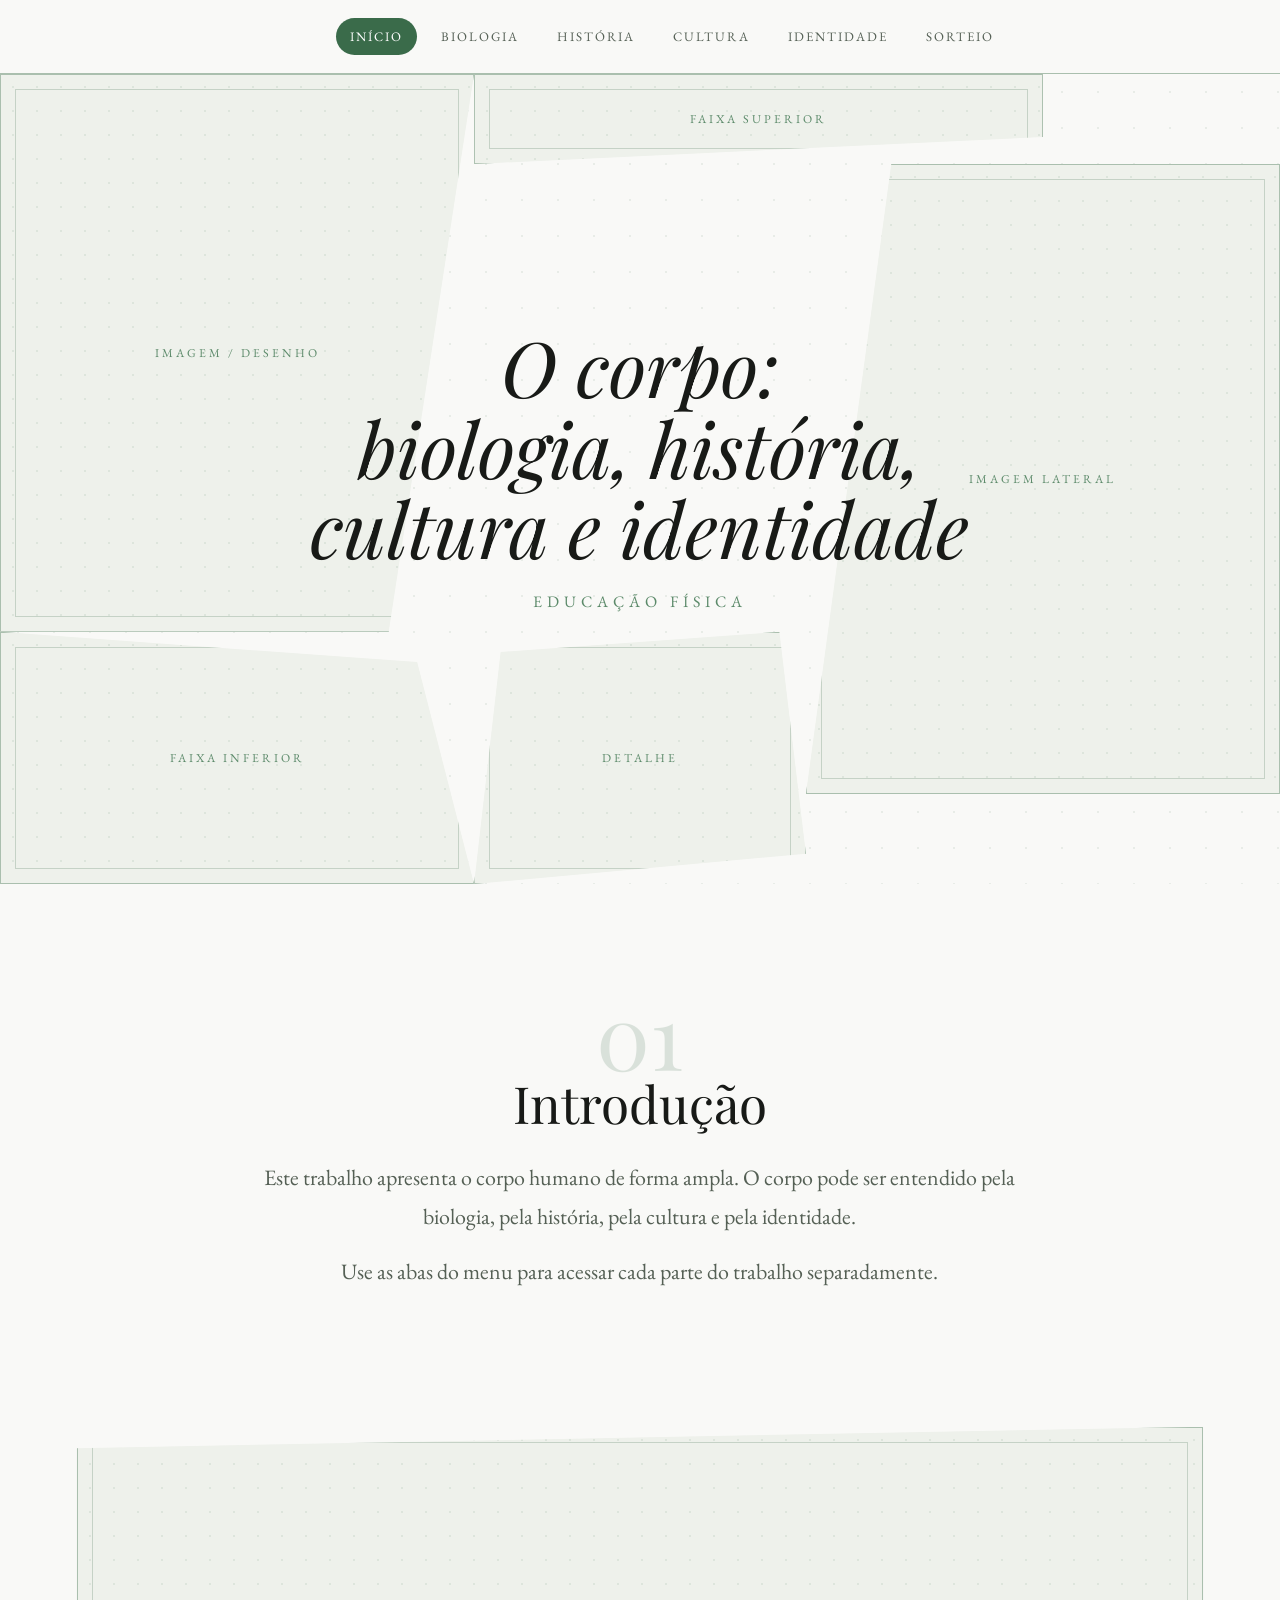
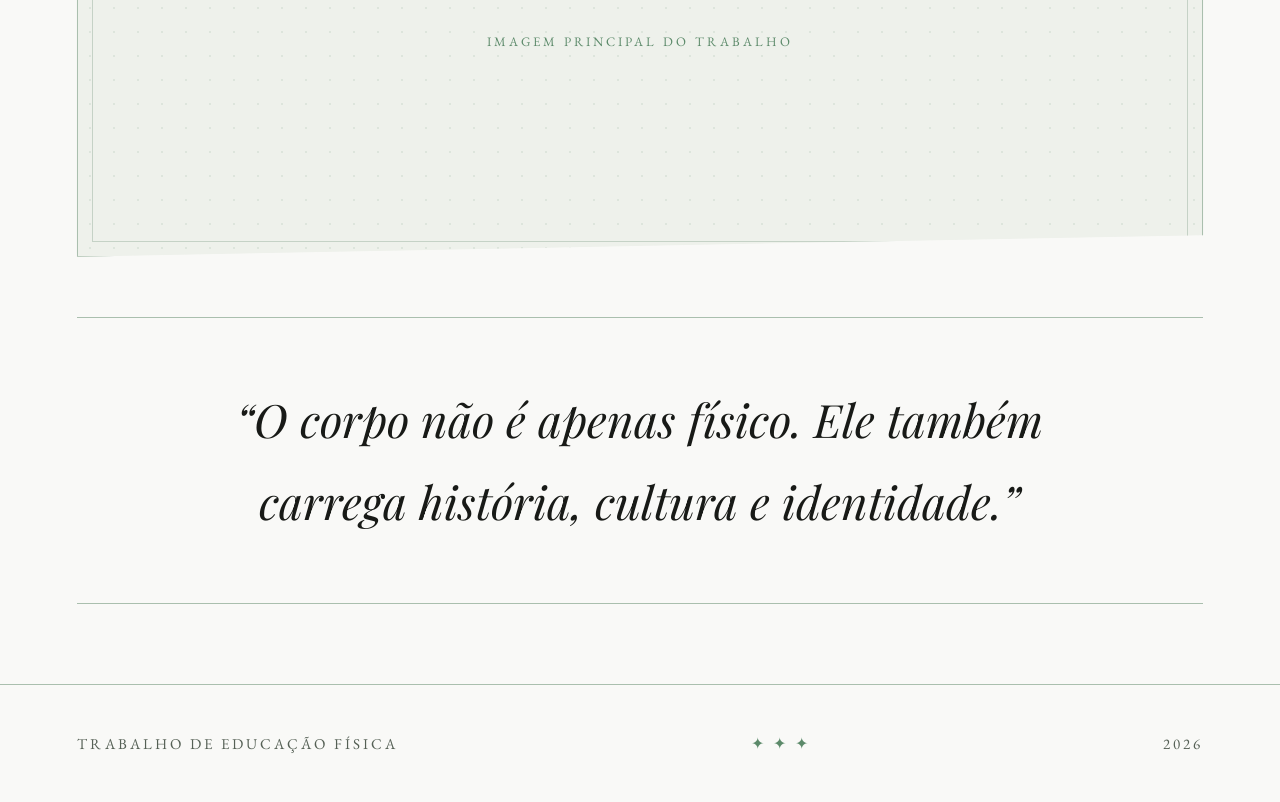
<file: index.html>
<!DOCTYPE html>
<html lang="pt-BR">
<head>
  <meta charset="UTF-8">
  <meta name="viewport" content="width=device-width, initial-scale=1.0">
  <title>Corpo — Educação Física</title>
  <link rel="preconnect" href="https://fonts.googleapis.com">
  <link rel="preconnect" href="https://fonts.gstatic.com" crossorigin>
  <link href="https://fonts.googleapis.com/css2?family=Playfair+Display:ital,wght@0,400;0,700;1,400&family=EB+Garamond:wght@400;500&display=swap" rel="stylesheet">
    <link rel="stylesheet" href="css/base.css">
    <link rel="stylesheet" href="css/menu.css">
    <link rel="stylesheet" href="css/hero.css">
    <link rel="stylesheet" href="css/layout.css">
    <link rel="stylesheet" href="css/componentes.css">
    <link rel="stylesheet" href="css/sorteio.css">
    <link rel="stylesheet" href="css/responsivo.css">
</head>
<body>
  <nav class="menu">
    <div class="abas">
      <a href="index.html" class="ativo">Início</a>
      <a href="biologia.html">Biologia</a>
      <a href="historia.html">História</a>
      <a href="cultura.html">Cultura</a>
      <a href="identidade.html">Identidade</a>
      <a href="galeria.html">Sorteio</a>
    </div>
  </nav>
  <header class="hero">
    <div class="bloco bloco-esquerda"><span>Imagem / desenho</span></div>
    <div class="bloco bloco-topo"><span>Faixa superior</span></div>
    <div class="bloco bloco-direita"><span>Imagem lateral</span></div>
    <div class="bloco bloco-baixo-esquerda"><span>Faixa inferior</span></div>
    <div class="bloco bloco-centro-baixo"><span>Detalhe</span></div>
    <div class="hero-titulo"><h1>O corpo:<br>biologia, história,<br>cultura e identidade</h1><p>Educação Física</p></div>
  </header>
  <main class="container">
    <section class="secao texto centro"><span class="numero">01</span><h2>Introdução</h2><p>Este trabalho apresenta o corpo humano de forma ampla. O corpo pode ser entendido pela biologia, pela história, pela cultura e pela identidade.</p><p>Use as abas do menu para acessar cada parte do trabalho separadamente.</p></section>
    <section class="imagem-grande"><div class="bloco-imagem"><span>Imagem principal do trabalho</span></div></section>
    <section class="frase-destaque"><p>“O corpo não é apenas físico. Ele também carrega história, cultura e identidade.”</p></section>
  </main>

  <footer class="rodape">
    <p>Trabalho de Educação Física</p>
    <span>✦ ✦ ✦</span>
    <p>2026</p>
  </footer>
</body>
</html>
</file>
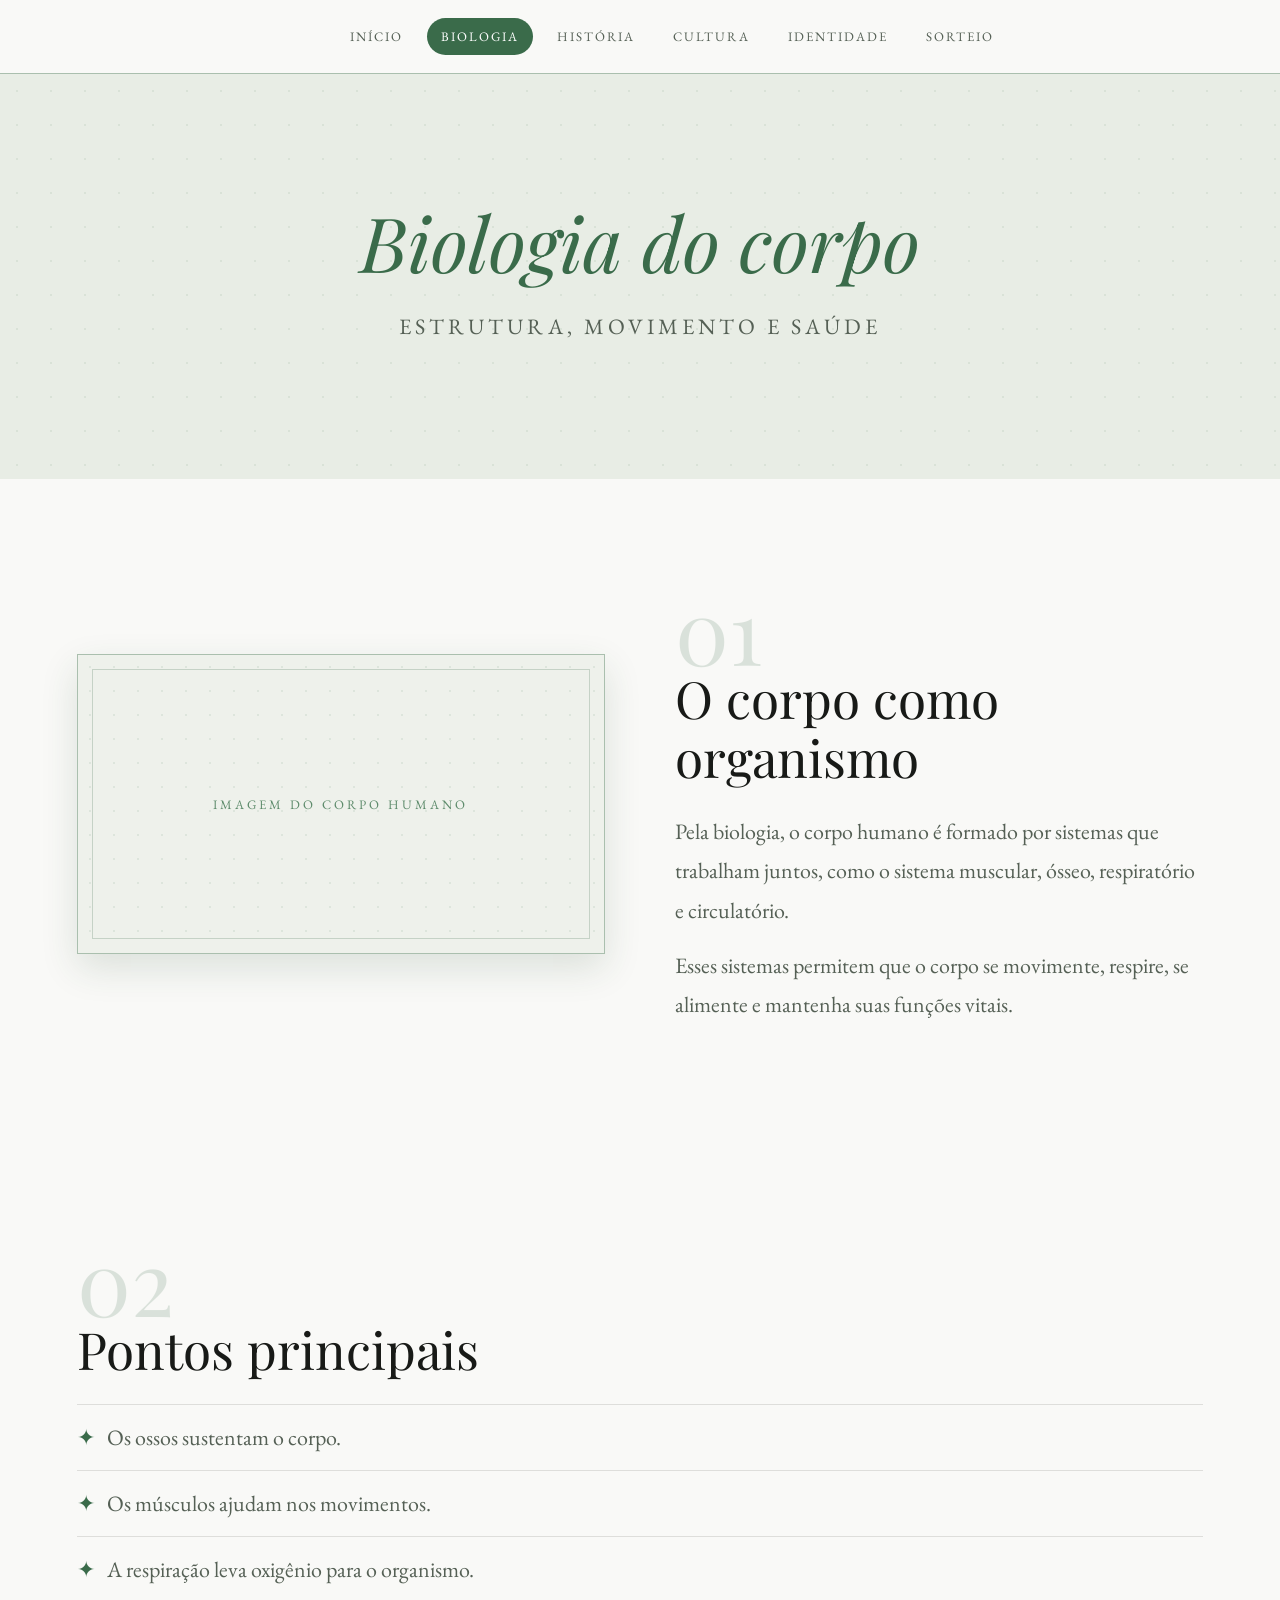
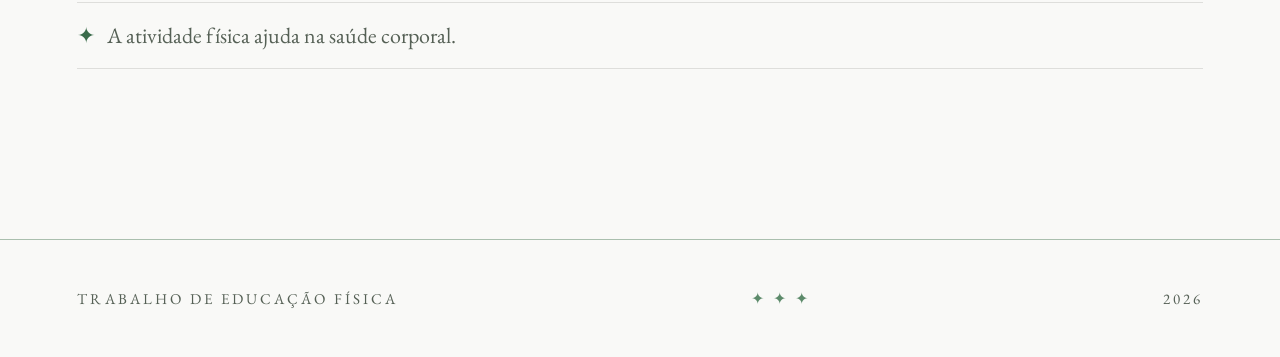
<file: biologia.html>
<!DOCTYPE html>
<html lang="pt-BR">
<head>
  <meta charset="UTF-8">
  <meta name="viewport" content="width=device-width, initial-scale=1.0">
  <title>Biologia do Corpo</title>
  <link rel="preconnect" href="https://fonts.googleapis.com">
  <link rel="preconnect" href="https://fonts.gstatic.com" crossorigin>
  <link href="https://fonts.googleapis.com/css2?family=Playfair+Display:ital,wght@0,400;0,700;1,400&family=EB+Garamond:wght@400;500&display=swap" rel="stylesheet">
    <link rel="stylesheet" href="css/base.css">
    <link rel="stylesheet" href="css/menu.css">
    <link rel="stylesheet" href="css/hero.css">
    <link rel="stylesheet" href="css/layout.css">
    <link rel="stylesheet" href="css/componentes.css">
    <link rel="stylesheet" href="css/sorteio.css">
    <link rel="stylesheet" href="css/responsivo.css">
</head>
<body>
  <nav class="menu">
    <div class="abas">
      <a href="index.html">Início</a>
      <a href="biologia.html" class="ativo">Biologia</a>
      <a href="historia.html">História</a>
      <a href="cultura.html">Cultura</a>
      <a href="identidade.html">Identidade</a>
      <a href="galeria.html">Sorteio</a>
    </div>
  </nav>
  <header class="hero-menor"><div><h1>Biologia do corpo</h1><p>estrutura, movimento e saúde</p></div></header>
  <main class="container">
    <section class="duas-colunas"><div class="bloco-imagem"><span>Imagem do corpo humano</span></div><div class="texto"><span class="numero">01</span><h2>O corpo como organismo</h2><p>Pela biologia, o corpo humano é formado por sistemas que trabalham juntos, como o sistema muscular, ósseo, respiratório e circulatório.</p><p>Esses sistemas permitem que o corpo se movimente, respire, se alimente e mantenha suas funções vitais.</p></div></section>
    <section class="secao topicos"><span class="numero">02</span><h2>Pontos principais</h2><ul><li>Os ossos sustentam o corpo.</li><li>Os músculos ajudam nos movimentos.</li><li>A respiração leva oxigênio para o organismo.</li><li>A atividade física ajuda na saúde corporal.</li></ul></section>
  </main>

  <footer class="rodape">
    <p>Trabalho de Educação Física</p>
    <span>✦ ✦ ✦</span>
    <p>2026</p>
  </footer>
</body>
</html>
</file>
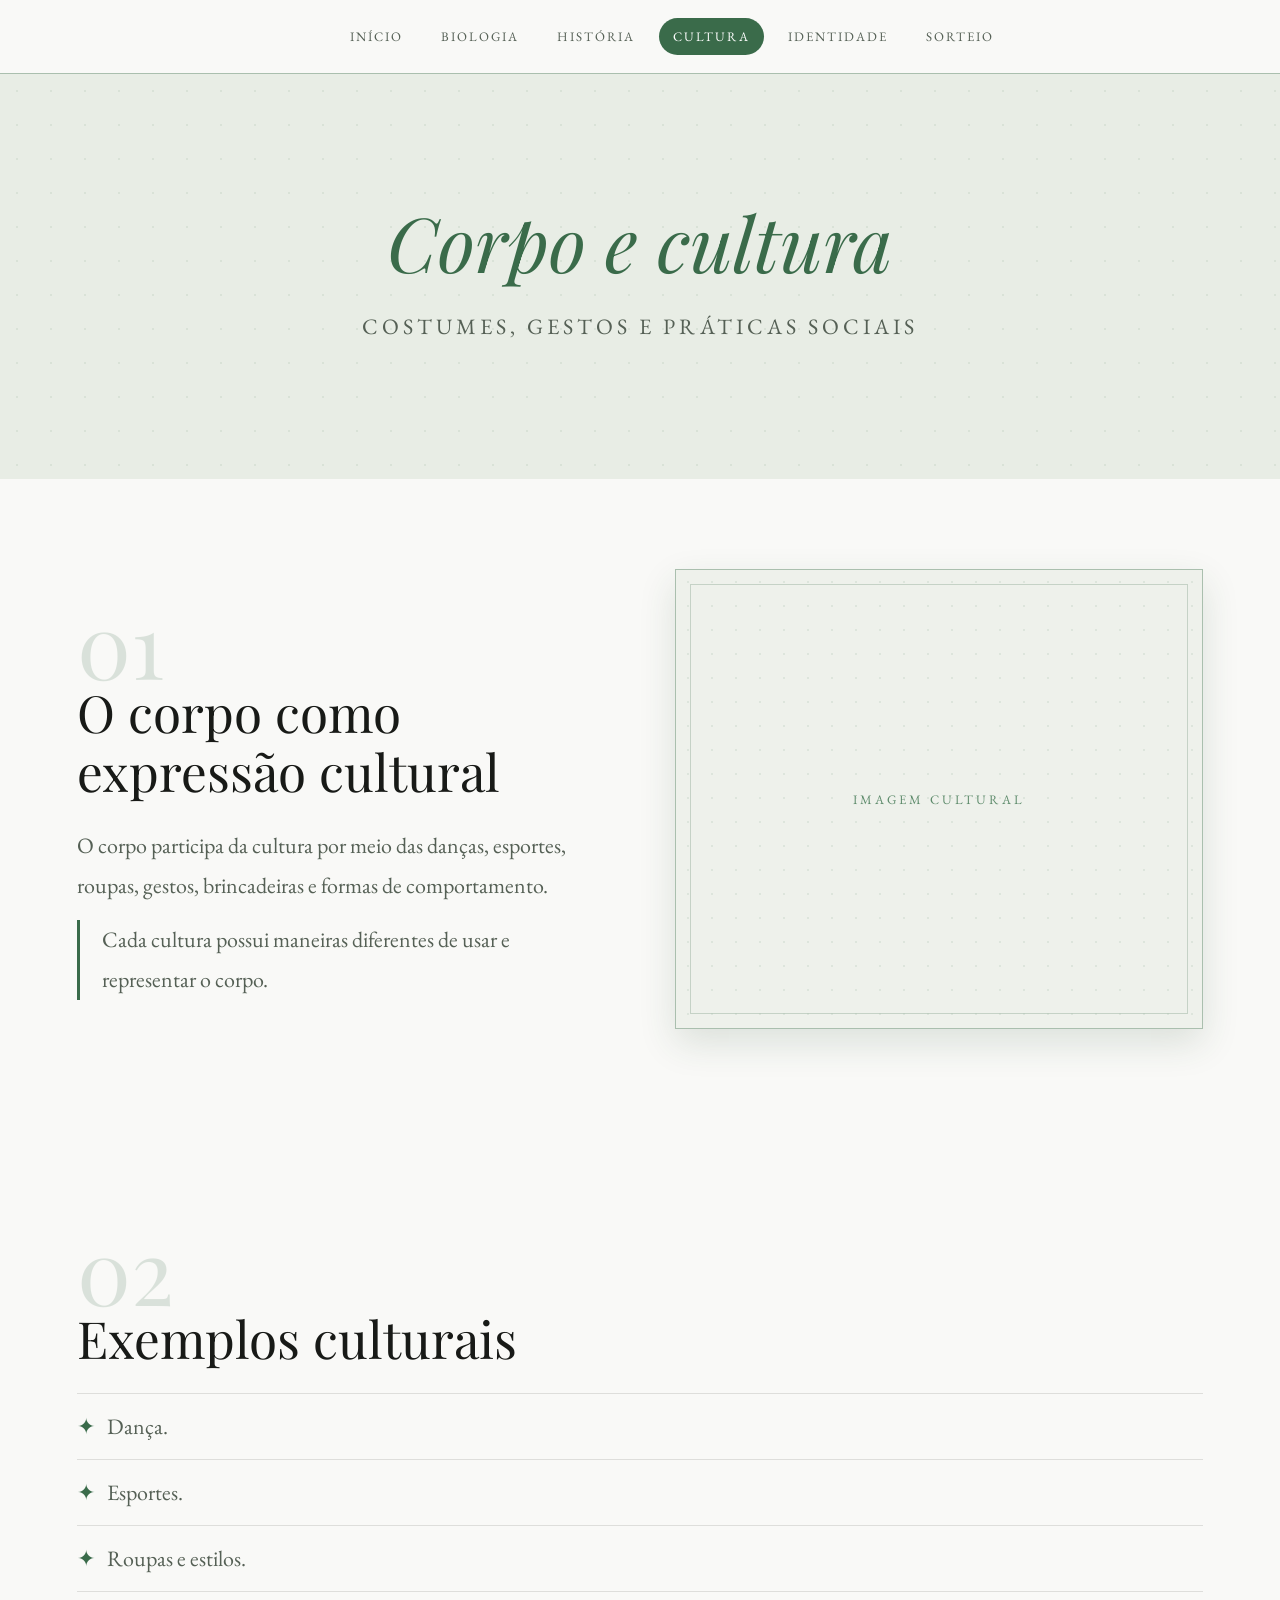
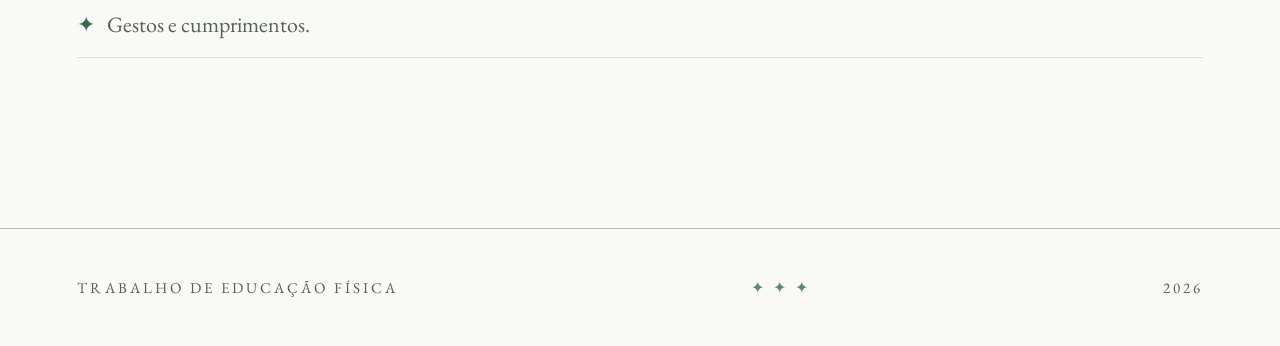
<file: cultura.html>
<!DOCTYPE html>
<html lang="pt-BR">
<head>
  <meta charset="UTF-8">
  <meta name="viewport" content="width=device-width, initial-scale=1.0">
  <title>Corpo e Cultura</title>
  <link rel="preconnect" href="https://fonts.googleapis.com">
  <link rel="preconnect" href="https://fonts.gstatic.com" crossorigin>
  <link href="https://fonts.googleapis.com/css2?family=Playfair+Display:ital,wght@0,400;0,700;1,400&family=EB+Garamond:wght@400;500&display=swap" rel="stylesheet">
    <link rel="stylesheet" href="css/base.css">
    <link rel="stylesheet" href="css/menu.css">
    <link rel="stylesheet" href="css/hero.css">
    <link rel="stylesheet" href="css/layout.css">
    <link rel="stylesheet" href="css/componentes.css">
    <link rel="stylesheet" href="css/sorteio.css">
    <link rel="stylesheet" href="css/responsivo.css">
</head>
<body>
  <nav class="menu">
    <div class="abas">
      <a href="index.html">Início</a>
      <a href="biologia.html">Biologia</a>
      <a href="historia.html">História</a>
      <a href="cultura.html" class="ativo">Cultura</a>
      <a href="identidade.html">Identidade</a>
      <a href="galeria.html">Sorteio</a>
    </div>
  </nav>
  <header class="hero-menor"><div><h1>Corpo e cultura</h1><p>costumes, gestos e práticas sociais</p></div></header>
  <main class="container">
    <section class="duas-colunas"><div class="texto"><span class="numero">01</span><h2>O corpo como expressão cultural</h2><p>O corpo participa da cultura por meio das danças, esportes, roupas, gestos, brincadeiras e formas de comportamento.</p><p class="texto-com-barra">Cada cultura possui maneiras diferentes de usar e representar o corpo.</p></div><div class="bloco-imagem imagem-alta"><span>Imagem cultural</span></div></section>
    <section class="secao topicos"><span class="numero">02</span><h2>Exemplos culturais</h2><ul><li>Dança.</li><li>Esportes.</li><li>Roupas e estilos.</li><li>Gestos e cumprimentos.</li></ul></section>
  </main>

  <footer class="rodape">
    <p>Trabalho de Educação Física</p>
    <span>✦ ✦ ✦</span>
    <p>2026</p>
  </footer>
</body>
</html>
</file>
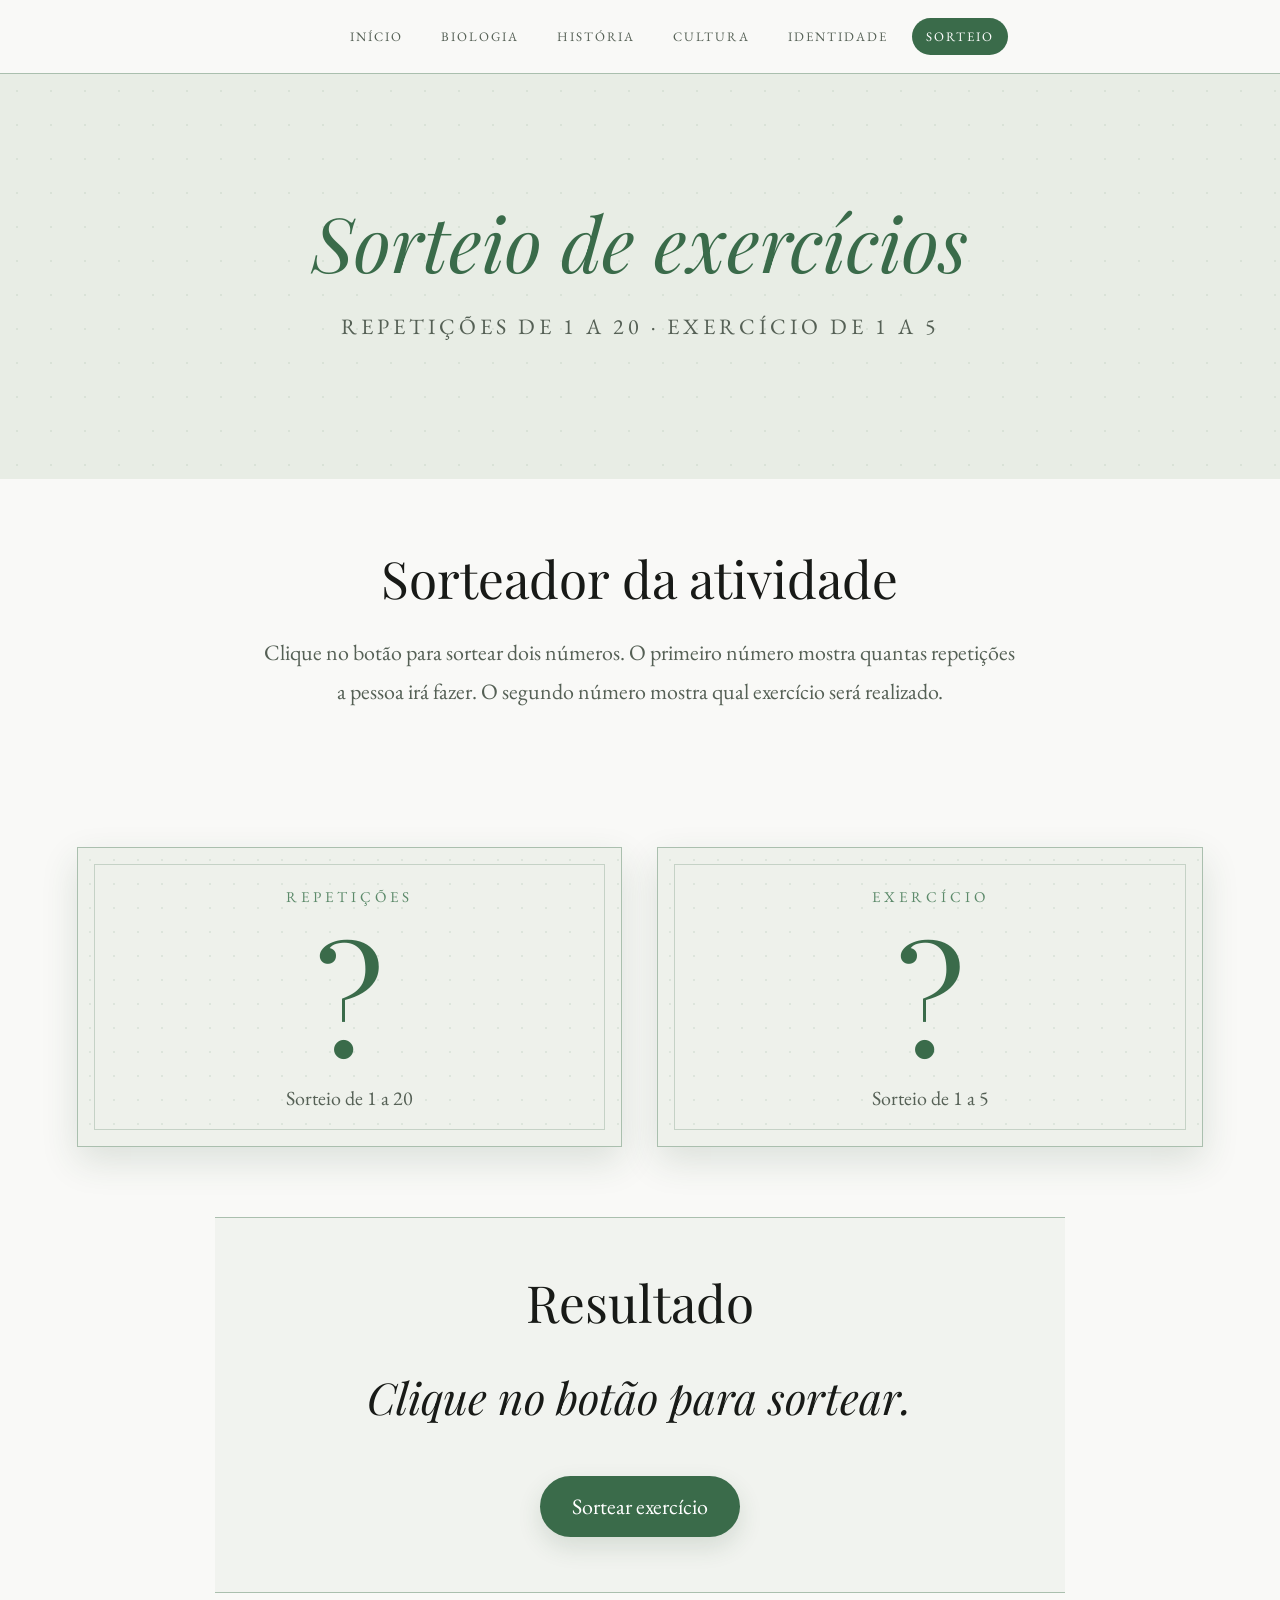
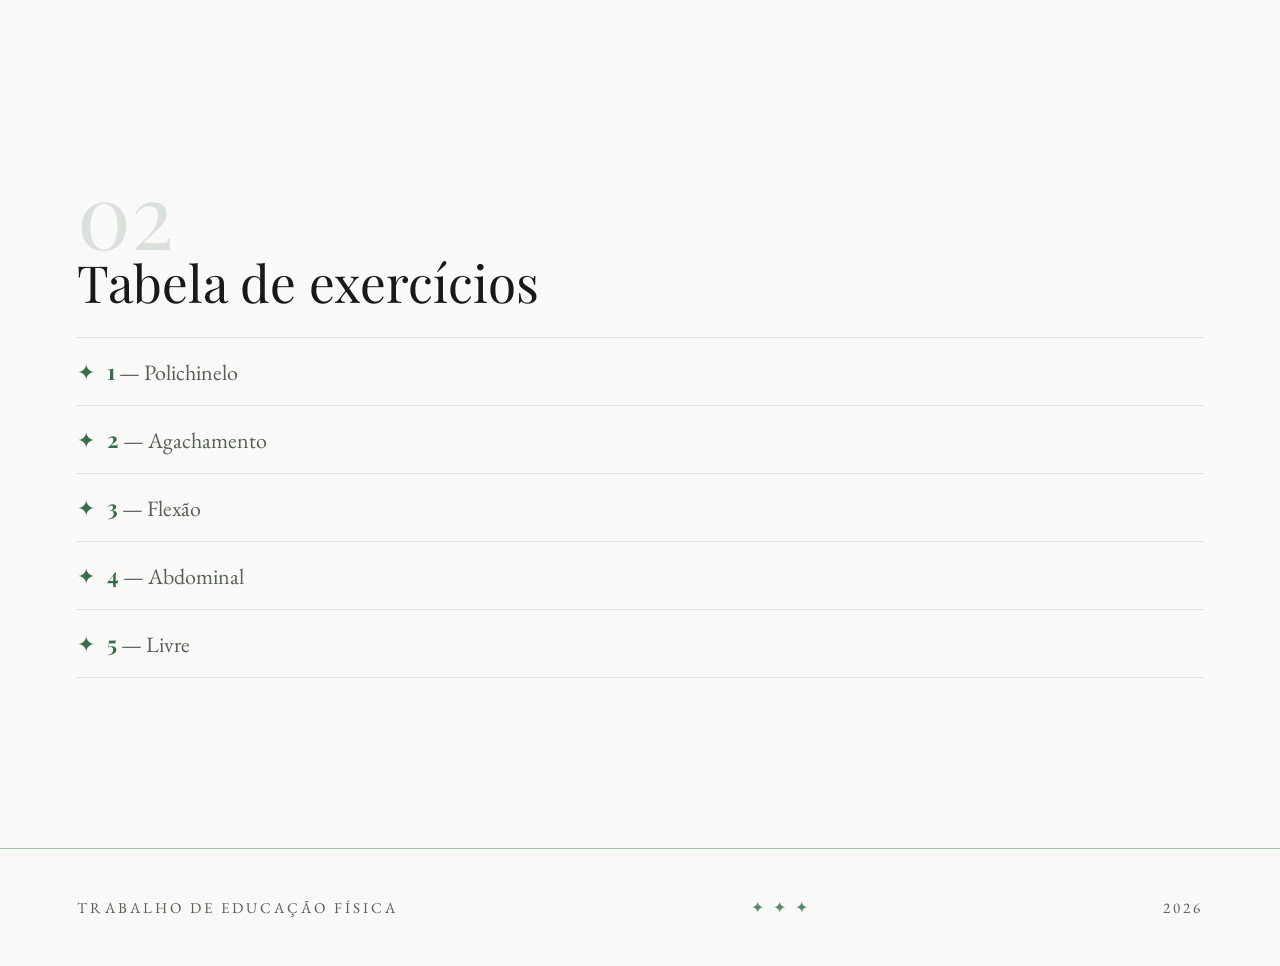
<file: galeria.html>
<!DOCTYPE html>
<html lang="pt-BR">
<head>
  <meta charset="UTF-8">
  <meta name="viewport" content="width=device-width, initial-scale=1.0">
  <title>Sorteio de Exercícios</title>
  <link rel="preconnect" href="https://fonts.googleapis.com">
  <link rel="preconnect" href="https://fonts.gstatic.com" crossorigin>
  <link href="https://fonts.googleapis.com/css2?family=Playfair+Display:ital,wght@0,400;0,700;1,400&family=EB+Garamond:wght@400;500&display=swap" rel="stylesheet">
    <link rel="stylesheet" href="css/base.css">
    <link rel="stylesheet" href="css/menu.css">
    <link rel="stylesheet" href="css/hero.css">
    <link rel="stylesheet" href="css/layout.css">
    <link rel="stylesheet" href="css/componentes.css">
    <link rel="stylesheet" href="css/sorteio.css">
    <link rel="stylesheet" href="css/responsivo.css">
</head>
<body>
  <nav class="menu">
    <div class="abas">
      <a href="index.html">Início</a>
      <a href="biologia.html">Biologia</a>
      <a href="historia.html">História</a>
      <a href="cultura.html">Cultura</a>
      <a href="identidade.html">Identidade</a>
      <a href="galeria.html" class="ativo">Sorteio</a>
    </div>
  </nav>
  <header class="hero-menor"><div><h1>Sorteio de exercícios</h1><p>repetições de 1 a 20 · exercício de 1 a 5</p></div></header>
  <main class="container">
    <section class="secao texto centro"><span class="numero"></span><h2>Sorteador da atividade</h2><p>Clique no botão para sortear dois números. O primeiro número mostra quantas repetições a pessoa irá fazer. O segundo número mostra qual exercício será realizado.</p></section>
    <section class="sorteio-area">
      <div class="sorteio-card"><p class="sorteio-label">Repetições</p><strong id="numero-repeticoes">?</strong><span>Sorteio de 1 a 20</span></div>
      <div class="sorteio-card"><p class="sorteio-label">Exercício</p><strong id="numero-exercicio">?</strong><span>Sorteio de 1 a 5</span></div>
    </section>
    <section class="resultado-final"><h2>Resultado</h2><p id="resultado-texto">Clique no botão para sortear.</p><button class="botao-sortear" onclick="sortearExercicio()">Sortear exercício</button></section>
    <section class="secao topicos"><span class="numero">02</span><h2>Tabela de exercícios</h2><ul class="lista-exercicios"><li><strong>1</strong> — Polichinelo</li><li><strong>2</strong> — Agachamento</li><li><strong>3</strong> — Flexão</li><li><strong>4</strong> — Abdominal</li><li><strong>5</strong> — Livre </li></ul></section>
  </main>
  <script src="js/sorteio.js"></script>

  <footer class="rodape">
    <p>Trabalho de Educação Física</p>
    <span>✦ ✦ ✦</span>
    <p>2026</p>
  </footer>
</body>
</html>
</file>
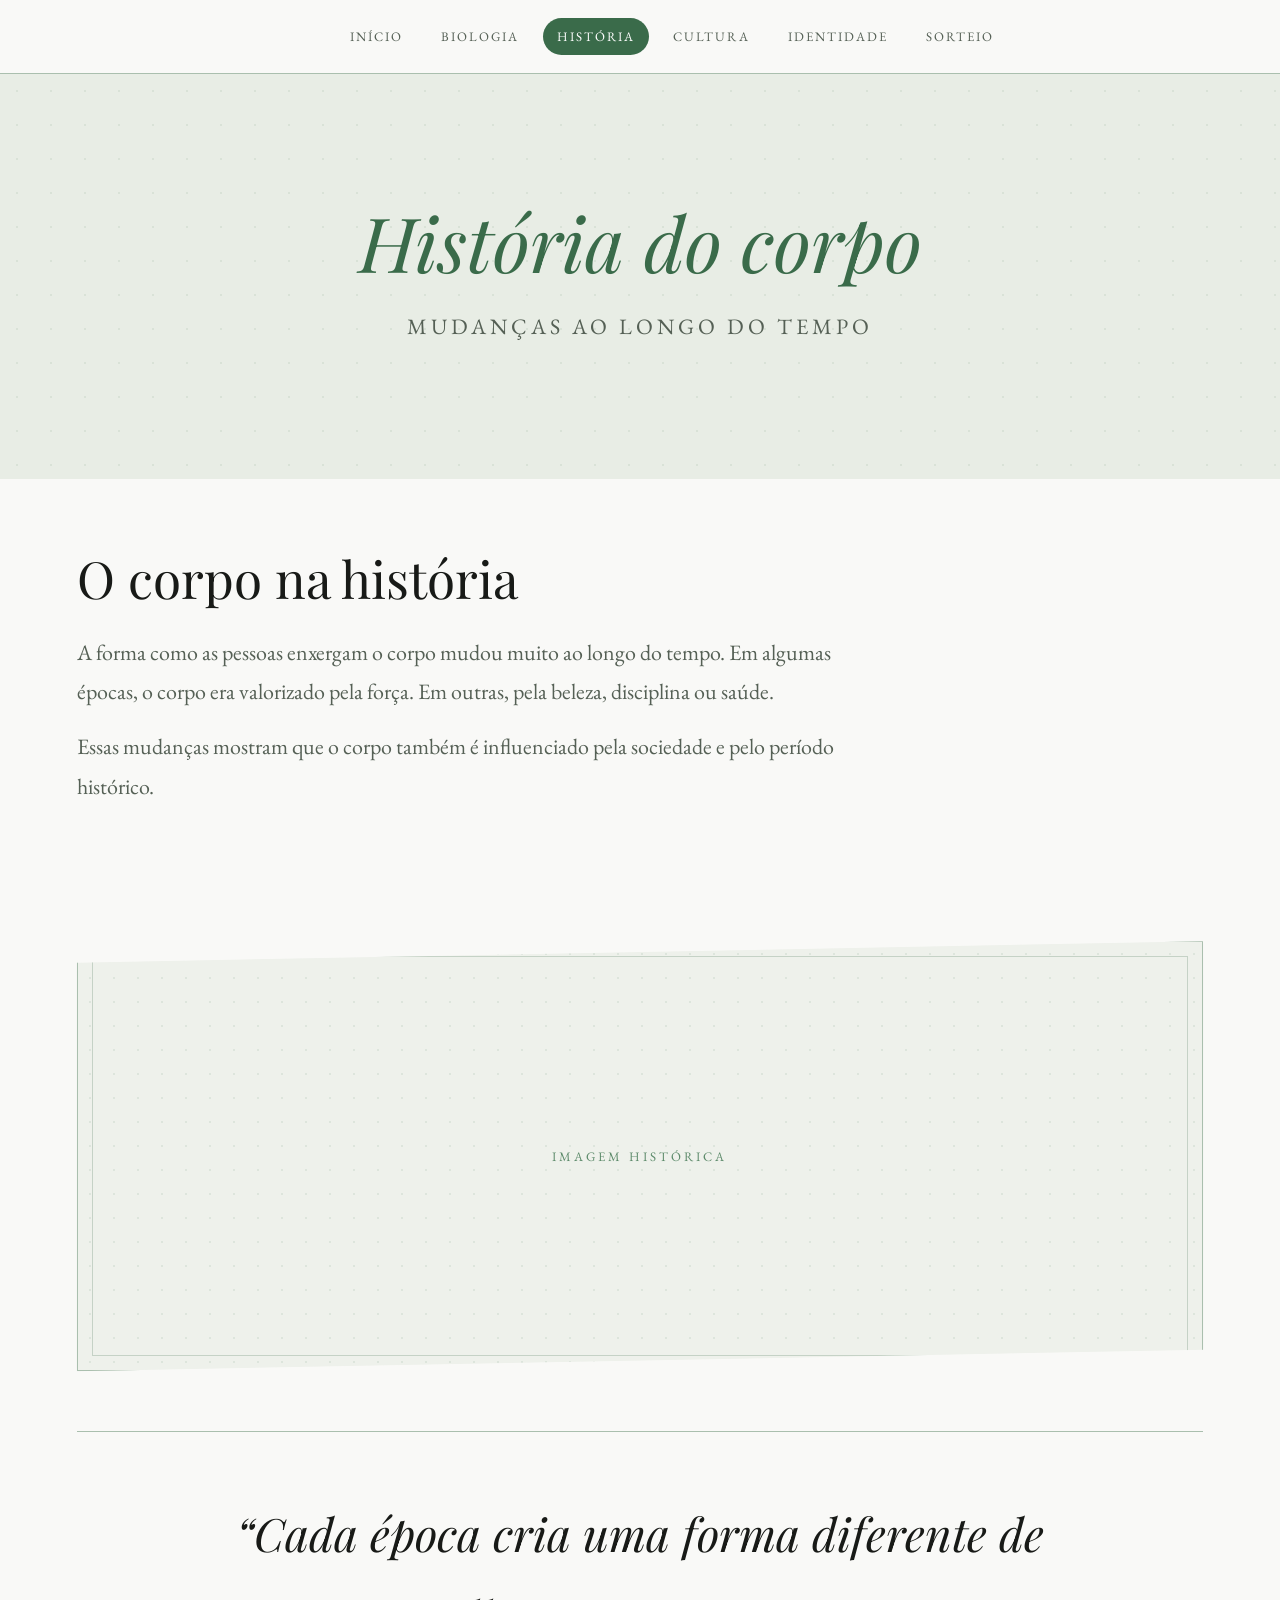
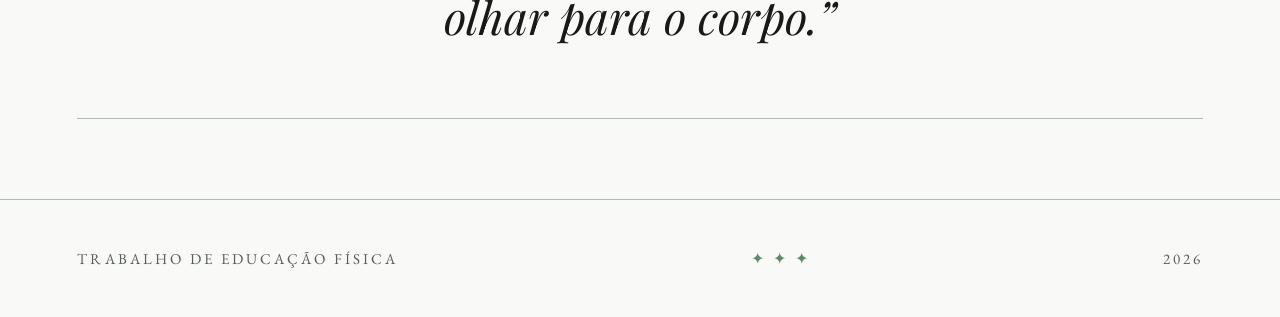
<file: historia.html>
<!DOCTYPE html>
<html lang="pt-BR">
<head>
  <meta charset="UTF-8">
  <meta name="viewport" content="width=device-width, initial-scale=1.0">
  <title>História do Corpo</title>
  <link rel="preconnect" href="https://fonts.googleapis.com">
  <link rel="preconnect" href="https://fonts.gstatic.com" crossorigin>
  <link href="https://fonts.googleapis.com/css2?family=Playfair+Display:ital,wght@0,400;0,700;1,400&family=EB+Garamond:wght@400;500&display=swap" rel="stylesheet">
    <link rel="stylesheet" href="css/base.css">
    <link rel="stylesheet" href="css/menu.css">
    <link rel="stylesheet" href="css/hero.css">
    <link rel="stylesheet" href="css/layout.css">
    <link rel="stylesheet" href="css/componentes.css">
    <link rel="stylesheet" href="css/sorteio.css">
    <link rel="stylesheet" href="css/responsivo.css">
</head>
<body>
  <nav class="menu">
    <div class="abas">
      <a href="index.html">Início</a>
      <a href="biologia.html">Biologia</a>
      <a href="historia.html" class="ativo">História</a>
      <a href="cultura.html">Cultura</a>
      <a href="identidade.html">Identidade</a>
      <a href="galeria.html">Sorteio</a>
    </div>
  </nav>
  <header class="hero-menor"><div><h1>História do corpo</h1><p>mudanças ao longo do tempo</p></div></header>
  <main class="container">
    <section class="secao texto"><span class="numero"></span><h2>O corpo na história</h2><p>A forma como as pessoas enxergam o corpo mudou muito ao longo do tempo. Em algumas épocas, o corpo era valorizado pela força. Em outras, pela beleza, disciplina ou saúde.</p><p>Essas mudanças mostram que o corpo também é influenciado pela sociedade e pelo período histórico.</p></section>
    <section class="imagem-grande"><div class="bloco-imagem"><span>Imagem histórica</span></div></section>
    <section class="frase-destaque"><p>“Cada época cria uma forma diferente de olhar para o corpo.”</p></section>
  </main>

  <footer class="rodape">
    <p>Trabalho de Educação Física</p>
    <span>✦ ✦ ✦</span>
    <p>2026</p>
  </footer>
</body>
</html>
</file>
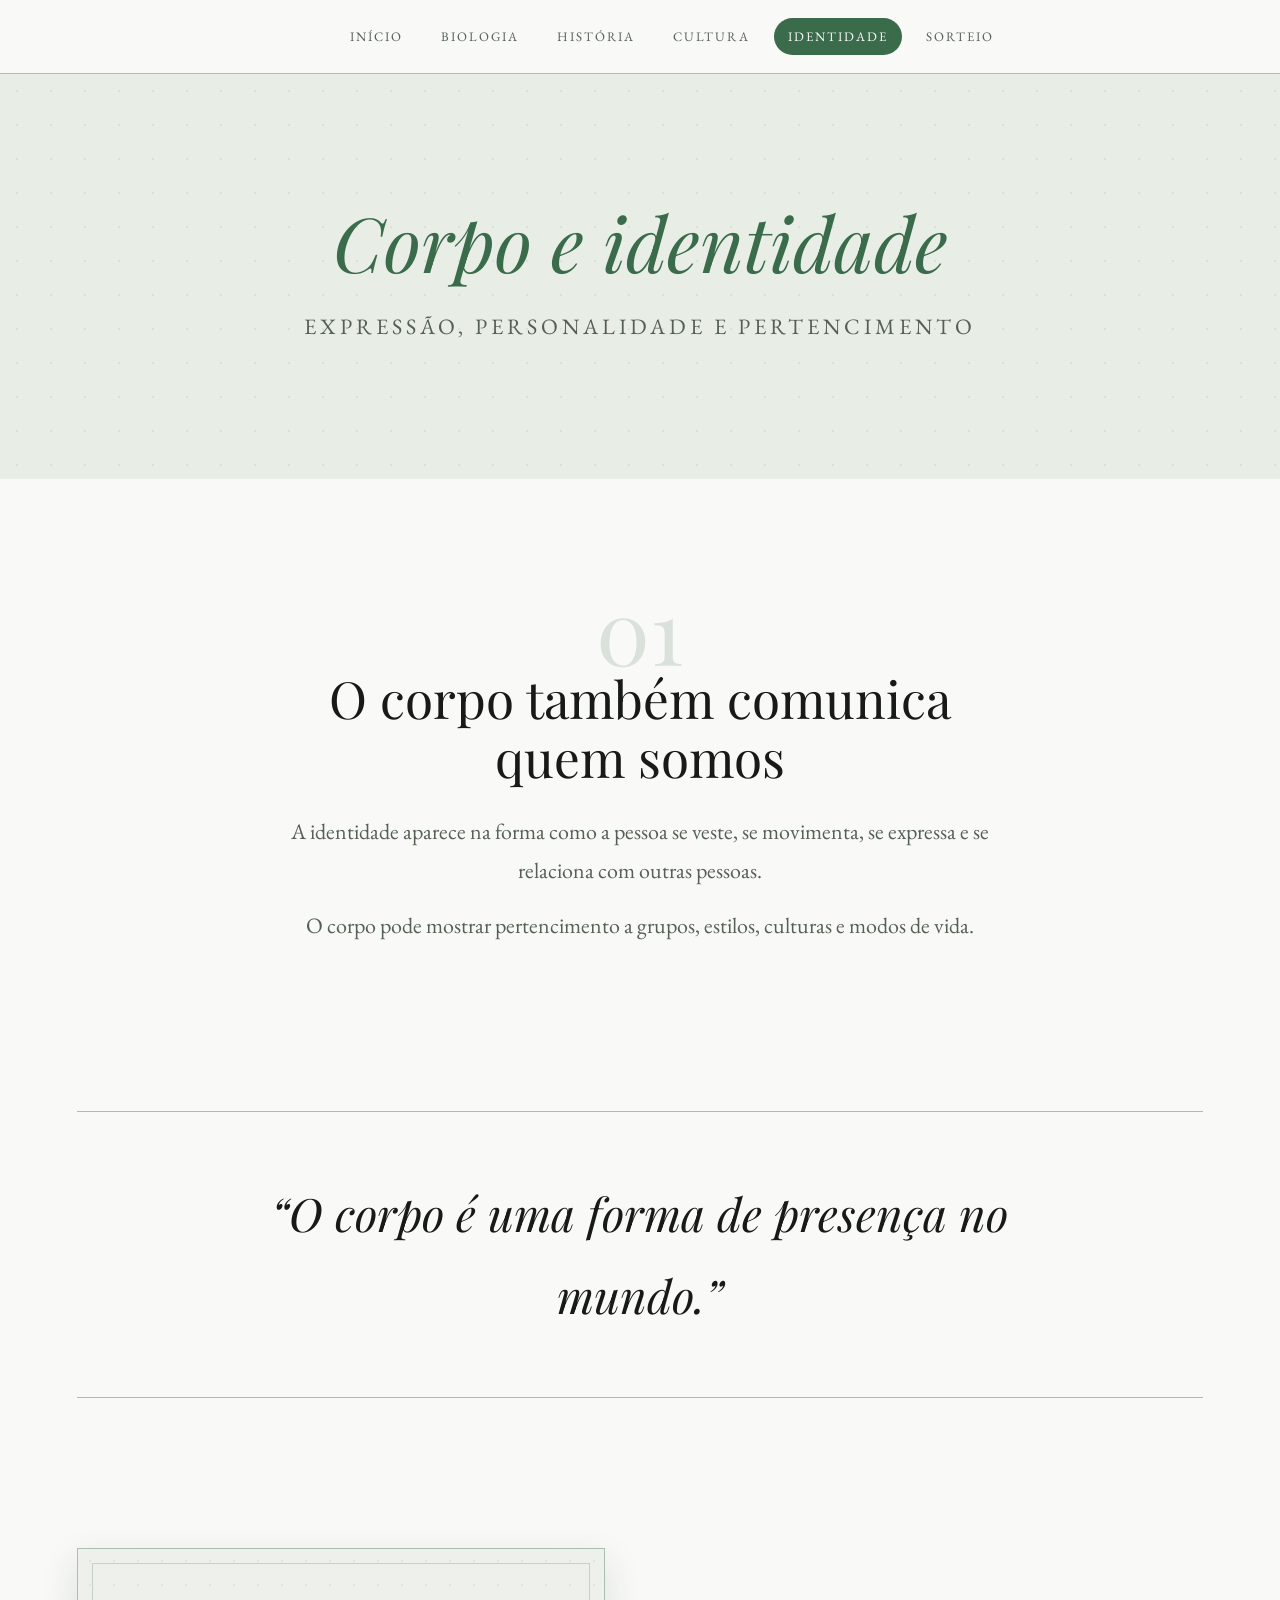
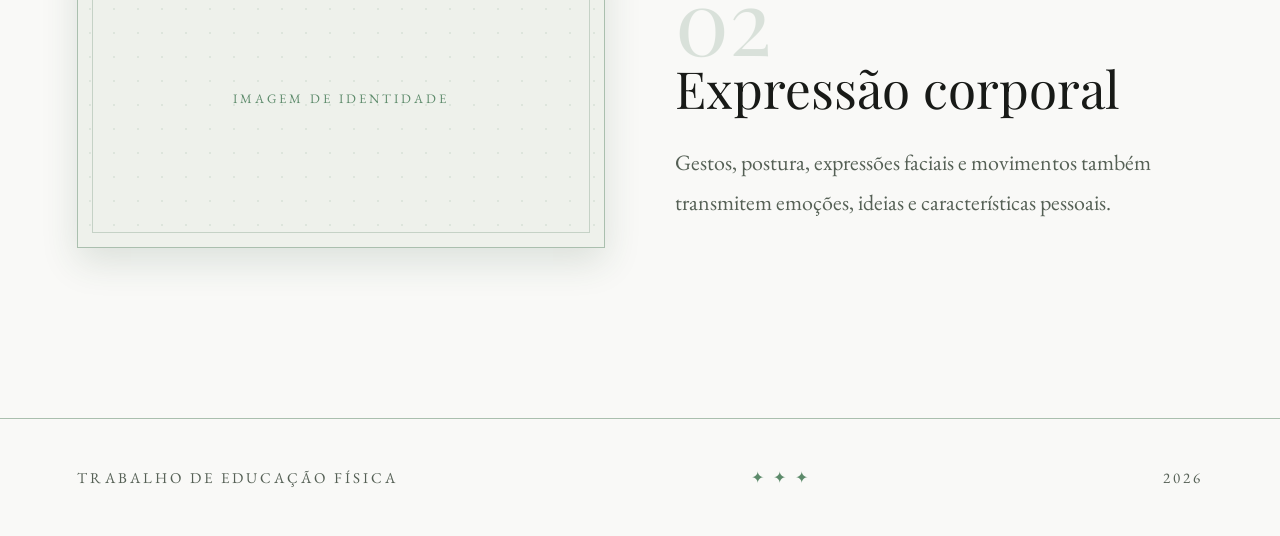
<file: identidade.html>
<!DOCTYPE html>
<html lang="pt-BR">
<head>
  <meta charset="UTF-8">
  <meta name="viewport" content="width=device-width, initial-scale=1.0">
  <title>Corpo e Identidade</title>
  <link rel="preconnect" href="https://fonts.googleapis.com">
  <link rel="preconnect" href="https://fonts.gstatic.com" crossorigin>
  <link href="https://fonts.googleapis.com/css2?family=Playfair+Display:ital,wght@0,400;0,700;1,400&family=EB+Garamond:wght@400;500&display=swap" rel="stylesheet">
    <link rel="stylesheet" href="css/base.css">
    <link rel="stylesheet" href="css/menu.css">
    <link rel="stylesheet" href="css/hero.css">
    <link rel="stylesheet" href="css/layout.css">
    <link rel="stylesheet" href="css/componentes.css">
    <link rel="stylesheet" href="css/sorteio.css">
    <link rel="stylesheet" href="css/responsivo.css">
</head>
<body>
  <nav class="menu">

    <div class="abas">
      <a href="index.html">Início</a>
      <a href="biologia.html">Biologia</a>
      <a href="historia.html">História</a>
      <a href="cultura.html">Cultura</a>
      <a href="identidade.html" class="ativo">Identidade</a>
      <a href="galeria.html">Sorteio</a>
    </div>
  </nav>
  <header class="hero-menor"><div><h1>Corpo e identidade</h1><p>expressão, personalidade e pertencimento</p></div></header>
  <main class="container">
    <section class="secao texto centro"><span class="numero">01</span><h2>O corpo também comunica quem somos</h2><p>A identidade aparece na forma como a pessoa se veste, se movimenta, se expressa e se relaciona com outras pessoas.</p><p>O corpo pode mostrar pertencimento a grupos, estilos, culturas e modos de vida.</p></section>
    <section class="frase-destaque"><p>“O corpo é uma forma de presença no mundo.”</p></section>
    <section class="duas-colunas"><div class="bloco-imagem"><span>Imagem de identidade</span></div><div class="texto"><span class="numero">02</span><h2>Expressão corporal</h2><p>Gestos, postura, expressões faciais e movimentos também transmitem emoções, ideias e características pessoais.</p></div></section>
  </main>

  <footer class="rodape">
    <p>Trabalho de Educação Física</p>
    <span>✦ ✦ ✦</span>
    <p>2026</p>
  </footer>
</body>
</html>
</file>
<file: css/base.css>
/* BASE.CSS */
:root{
    --fundo:#f9f9f7;
    --fundo-2:#f1f3ef;
    --fundo-3:#e8ede5;
    --texto:#181a17;
    --texto-suave:#556055;
    --verde:#3a6b4a;
    --verde-claro:#5c8a6a;
    --caixa:#eef1eb;
    --borda:#aabfae;
    --linha:rgba(24,26,23,.12);
    --sombra:rgba(40,80,50,.14)
}
*{
    box-sizing:border-box;
    margin:0;
    padding:0
}
body{
    background:var(--fundo);
    color:var(--texto);
    font-family:'EB Garamond',serif;overflow-x:hidden
}
h2{
    font-family:'Playfair Display',serif;
    font-size:clamp(34px,4vw,52px);
    font-weight:400;
    line-height:1.15;
    margin-bottom:25px
}
h2 em{
    color:var(--verde)
}
p{
    color:var(--texto-suave);
    font-size:22px;
    line-height:1.8;
    margin-bottom:15px
}
</file>
<file: css/menu.css>
/* MENU.CSS */
.menu{
    width: 100%;
    padding: 18px 6%;
    background: rgba(249,249,247,.92);
    border-bottom: 1px solid var(--borda);
    display: flex;
    align-items: center;
    justify-content: space-between;
    gap: 30px;
    position: sticky;
    top: 0;
    z-index: 10;
}

.logo{
    font-family: 'Playfair Display',serif;
    font-size: 26px;
    color: var(--verde);
    text-decoration: none;
    white-space: nowrap;
}

.abas{
    display: flex;
    align-items: center;
    gap: 10px;
    flex-wrap: wrap;
    position: relative;
    left: 23%;
}

.abas a{
    color: var(--texto-suave);
    text-decoration: none;
    text-transform: uppercase;
    letter-spacing: 2px;
    font-size: 13px;
    padding: 10px 14px;
    border-radius: 999px;
}

.abas a:hover{
    background: var(--fundo-3);
    color: var(--verde);

    transform: translateY(-2px);
    transition: 0.2s;
}

.abas a.ativo{
    background: var(--verde);
    color: white;
}
</file>
<file: css/hero.css>
/* HERO.CSS */
.hero{min-height:90vh;position:relative;display:grid;grid-template-columns:1fr 1fr 1.4fr 1fr 1fr;grid-template-rows:90px 1fr auto 1fr 90px;background:var(--fundo);overflow:hidden}.hero::before{content:"";position:absolute;inset:0;background-image:radial-gradient(var(--borda) 1px,transparent 1px);background-size:36px 36px;opacity:.22}.hero-titulo{grid-column:2/5;grid-row:3/4;z-index:2;text-align:center;align-self:center;justify-self:center}.hero-titulo h1{font-family:'Playfair Display',serif;font-size:clamp(48px,6vw,92px);font-style:italic;font-weight:400;line-height:1.05}.hero-titulo p{margin-top:20px;color:var(--verde-claro);text-transform:uppercase;letter-spacing:5px;font-size:16px}.hero-menor{min-height:45vh;background:var(--fundo-3);display:flex;align-items:center;justify-content:center;text-align:center;padding:70px 20px;position:relative;overflow:hidden}.hero-menor::before{content:"";position:absolute;inset:0;background-image:radial-gradient(var(--borda) 1px,transparent 1px);background-size:34px 34px;opacity:.25}.hero-menor div{position:relative;z-index:1}.hero-menor h1{font-family:'Playfair Display',serif;font-size:clamp(42px,6vw,76px);font-style:italic;font-weight:400;color:var(--verde)}.hero-menor p{margin-top:15px;letter-spacing:4px;text-transform:uppercase}.bloco{position:relative;z-index:1;background:var(--caixa);border:1px solid var(--borda);box-shadow:0 14px 35px var(--sombra);display:flex;align-items:center;justify-content:center;color:var(--verde-claro);text-transform:uppercase;letter-spacing:3px;font-size:12px;overflow:hidden}.bloco::before{content:"";position:absolute;inset:0;background-image:radial-gradient(var(--borda) 1px,transparent 1px);background-size:24px 24px;opacity:.25}.bloco::after{content:"";position:absolute;inset:14px;border:1px solid var(--borda);opacity:.6}.bloco span{position:relative;z-index:1}.bloco-esquerda{grid-column:1/3;grid-row:1/4;clip-path:polygon(0 0,100% 0,82% 100%,0 100%)}.bloco-topo{grid-column:3/5;grid-row:1/2;clip-path:polygon(0 0,100% 0,100% 70%,0 100%)}.bloco-direita{grid-column:4/6;grid-row:2/5;clip-path:polygon(18% 0,100% 0,100% 100%,0 100%)}.bloco-baixo-esquerda{grid-column:1/3;grid-row:4/6;clip-path:polygon(0 0,88% 12%,100% 100%,0 100%)}.bloco-centro-baixo{grid-column:3/4;grid-row:4/6;clip-path:polygon(8% 8%,92% 0,100% 88%,0 100%)}
</file>
<file: css/layout.css>
/* LAYOUT.CSS */
.container{width:88%;max-width:1180px;margin:0 auto}.secao{position:relative;padding:90px 0}.texto{max-width:760px}.centro{text-align:center;margin-left:auto;margin-right:auto}.numero{display:block;font-family:'Playfair Display',serif;font-size:90px;color:var(--verde);opacity:.16;margin-bottom:-20px}.duas-colunas{display:grid;grid-template-columns:1fr 1fr;gap:70px;align-items:center;padding:90px 0}.fundo-alternado{background:var(--fundo-2);margin:40px calc(50% - 50vw);padding:20px calc(50vw - 50%)}.rodape{border-top:1px solid var(--borda);margin:80px auto 0;padding:45px 6%;display:flex;align-items:center;justify-content:space-between;color:var(--verde-claro);text-transform:uppercase;letter-spacing:3px}.rodape p{font-size:15px;margin:0}
</file>
<file: css/componentes.css>
/* COMPONENTES.CSS */
.bloco-imagem{min-height:300px;position:relative;background:var(--caixa);border:1px solid var(--borda);box-shadow:0 14px 35px var(--sombra);display:flex;align-items:center;justify-content:center;color:var(--verde-claro);text-transform:uppercase;letter-spacing:3px;font-size:13px;overflow:hidden}.bloco-imagem::before{content:"";position:absolute;inset:0;background-image:radial-gradient(var(--borda) 1px,transparent 1px);background-size:24px 24px;opacity:.25}.bloco-imagem::after{content:"";position:absolute;inset:14px;border:1px solid var(--borda);opacity:.6}.bloco-imagem span{position:relative;z-index:1}.imagem-grande{margin:30px 0}.imagem-grande .bloco-imagem{height:430px;clip-path:polygon(0 5%,100% 0,100% 95%,0 100%)}.imagem-alta{min-height:460px}.texto-com-barra{border-left:3px solid var(--verde);padding-left:22px}.frase-destaque{margin:60px 0;padding:60px 40px;border-top:1px solid var(--borda);border-bottom:1px solid var(--borda);text-align:center}.frase-destaque p{max-width:850px;margin:0 auto;font-family:'Playfair Display',serif;font-size:clamp(30px,4vw,46px);font-style:italic;color:var(--texto)}.topicos ul{list-style:none}.topicos li{border-top:1px solid var(--linha);padding:18px 0;color:var(--texto-suave);font-size:22px}.topicos li::before{content:"✦";color:var(--verde);margin-right:12px}.topicos li:last-child{border-bottom:1px solid var(--linha)}.lista-exercicios strong{color:var(--verde);font-family:'Playfair Display',serif}
</file>
<file: css/sorteio.css>
/* SORTEIO.CSS */
.sorteio-area{display:grid;grid-template-columns:1fr 1fr;gap:35px;margin:30px 0 70px}.sorteio-card{min-height:300px;position:relative;background:var(--caixa);border:1px solid var(--borda);box-shadow:0 14px 35px var(--sombra);display:flex;flex-direction:column;align-items:center;justify-content:center;text-align:center;overflow:hidden}.sorteio-card::before{content:"";position:absolute;inset:0;background-image:radial-gradient(var(--borda) 1px,transparent 1px);background-size:24px 24px;opacity:.25}.sorteio-card::after{content:"";position:absolute;inset:16px;border:1px solid var(--borda);opacity:.6}.sorteio-label{position:relative;z-index:1;color:var(--verde-claro);text-transform:uppercase;letter-spacing:4px;font-size:15px;margin-bottom:10px}.sorteio-card strong{position:relative;z-index:1;font-family:'Playfair Display',serif;font-size:clamp(80px,12vw,150px);font-weight:400;color:var(--verde);line-height:1}.sorteio-card span{position:relative;z-index:1;color:var(--texto-suave);font-size:20px;margin-top:15px}.resultado-final{max-width:850px;margin:0 auto 70px;padding:55px 40px;background:var(--fundo-2);border-top:1px solid var(--borda);border-bottom:1px solid var(--borda);text-align:center}#resultado-texto{font-family:'Playfair Display',serif;font-size:clamp(28px,4vw,44px);font-style:italic;color:var(--texto)}.botao-sortear{margin-top:25px;padding:16px 32px;background:var(--verde);color:white;border:none;border-radius:999px;font-family:'EB Garamond',serif;font-size:22px;cursor:pointer;box-shadow:0 10px 24px var(--sombra);transition:.2s}.botao-sortear:hover{background:var(--verde-claro);transform:translateY(-3px)}
</file>
<file: css/responsivo.css>
/* RESPONSIVO.CSS */
@media(max-width:900px){.menu{flex-direction:column;align-items:center}.abas{justify-content:center}.hero{min-height:80vh;display:flex;align-items:center;justify-content:center;padding:50px 20px}.hero .bloco{display:none}.hero-titulo h1{font-size:48px}.duas-colunas{grid-template-columns:1fr;gap:35px}.sorteio-area{grid-template-columns:1fr}.rodape{flex-direction:column;gap:15px;text-align:center}}
</file>
